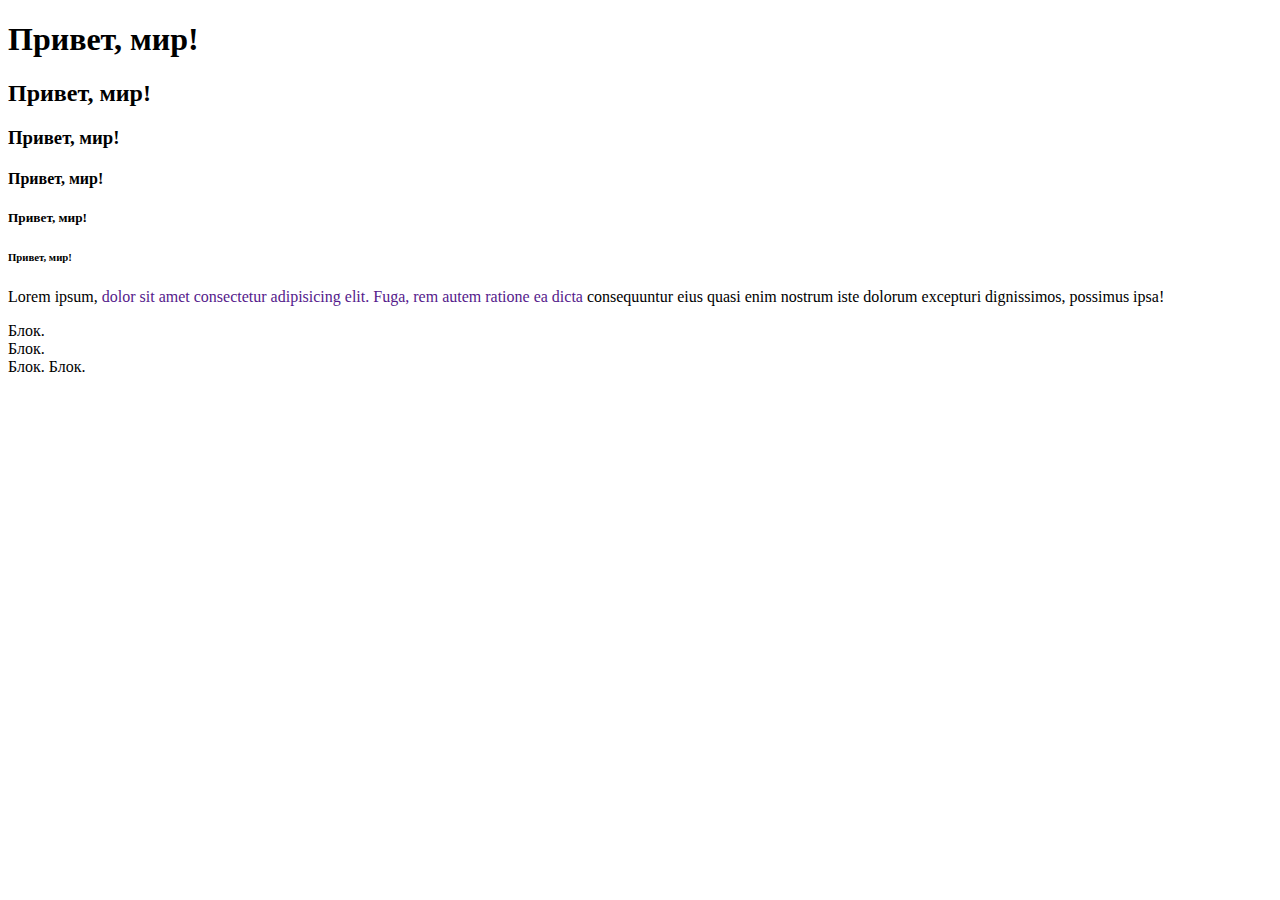
<file: site/index.html>
<!DOCTYPE html>
<html lang="en">
<head>
    <meta charset="UTF-8">
    <meta name="viewport" content="width=device-width, initial-scale=1.0">
    <link rel="stylesheet" href="main.css">
</head>
<body>
    <h1>Привет, мир!</h1>
    <h2>Привет, мир!</h2>
    <h3>Привет, мир!</h3>
    <h4>Привет, мир!</h4>
    <h5>Привет, мир!</h5>
    <h6>Привет, мир!</h6>
    
    <p>Lorem ipsum, <a href="">dolor sit amet consectetur adipisicing elit. Fuga, 
        rem autem ratione ea dicta</a> consequuntur eius quasi enim nostrum 
        iste dolorum excepturi dignissimos, possimus ipsa!</p>
    
    <div>Блок.</div>
    <div>Блок.</div>

    <span>Блок.</span>
    <span>Блок.</span>
</body>
</html>
</file>
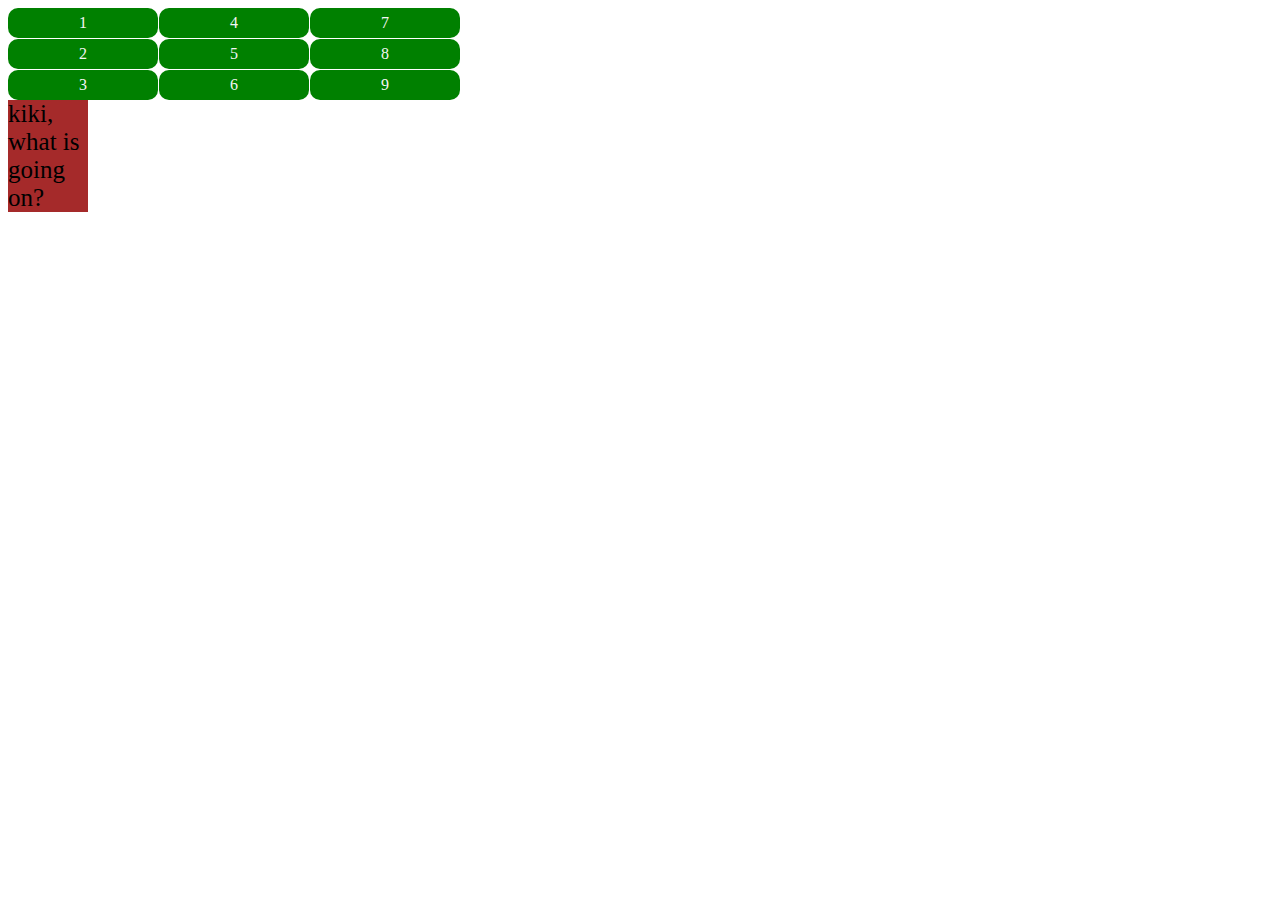
<file: site10/index.html>
<!DOCTYPE html>
<html lang="en">
<head>
    <meta charset="UTF-8">
    <meta name="viewport" content="width=device-width, initial-scale=1.0">
    <link rel="stylesheet" href="main.css">
</head>
<body>
    <div class="container">
        <div class="box">1</div>
        <div class="box">2</div>
        <div class="box">3</div>
        <div class="box">4</div>
        <div class="box">5</div>
        <div class="box">6</div>
        <div class="box">7</div>
        <div class="box">8</div>
        <div class="box">9</div>
    </div>
    <div class="text">kiki, what is going on?</div>
</body>
</html>
</file>
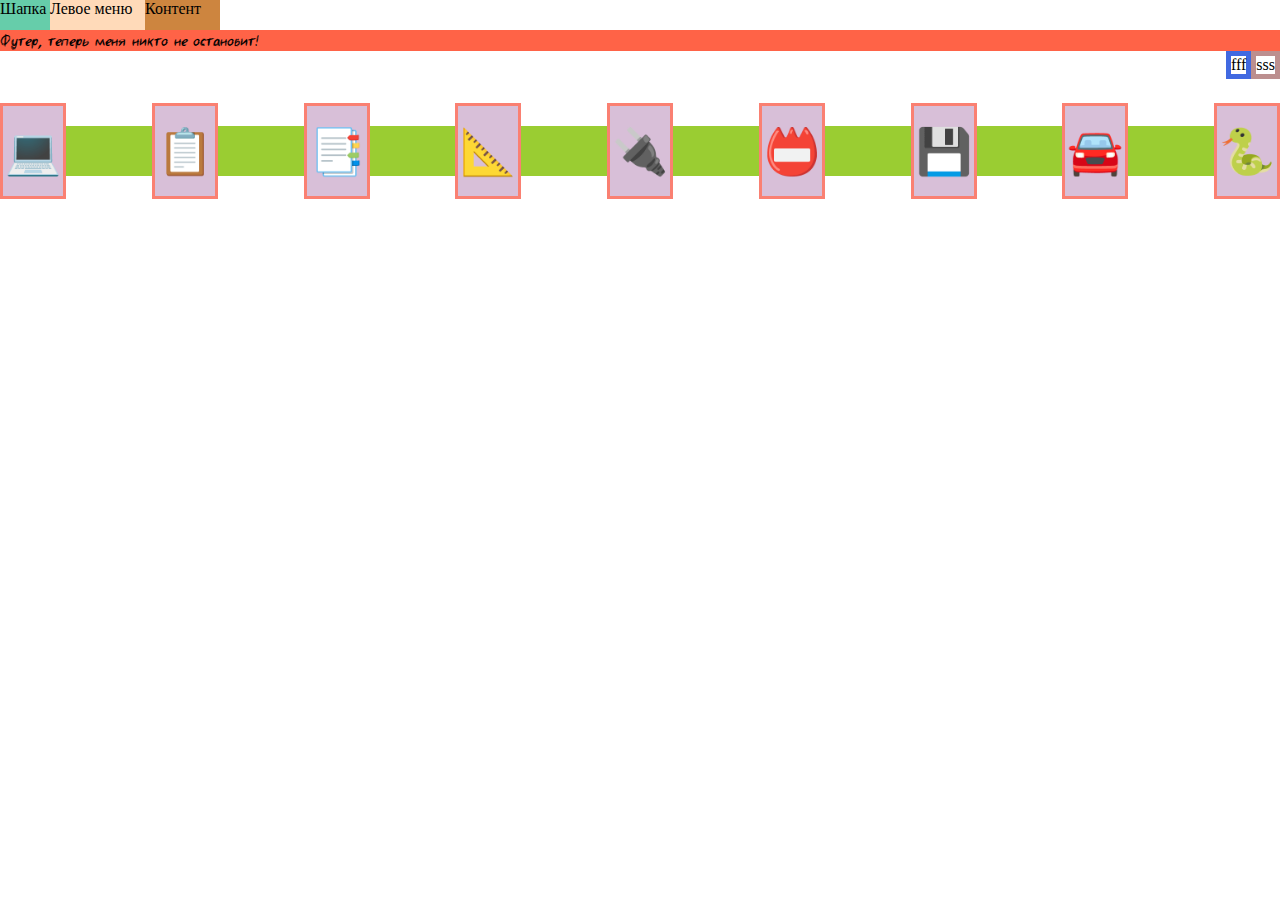
<file: site2/index.html>
<!DOCTYPE html>
<html lang="en">
<head>
    <meta charset="UTF-8">
    <meta name="viewport" content="width=device-width, initial-scale=1.0">
    <link rel="stylesheet" href="main.css">
    <title>Document</title>
</head>
<body>
    <!-- <button id="test">What do u mean!?</button> -->
    <header class="header">Шапка</header><!--
    --><aside class="aside">Левое меню</aside><!--
    --><main class="main">Контент</main>

    <footer class="footer">Футер, теперь меня никто не остановит!</footer>

    <div class="parent">
        <div class="first">fff</div>
        <div class="second">sss</div>
    </div>
    
    <footer class="nav-mini">
        <div>&#128187;</div><div>&#128203;</div><div>&#128209;</div><div>&#128208;</div><div>&#128268;</div><div>&#128219;</div><div>&#128190;</div><div>&#128664;</div><div>&#128013;</div>
    </footer>
    
</body>
</html>
</file>
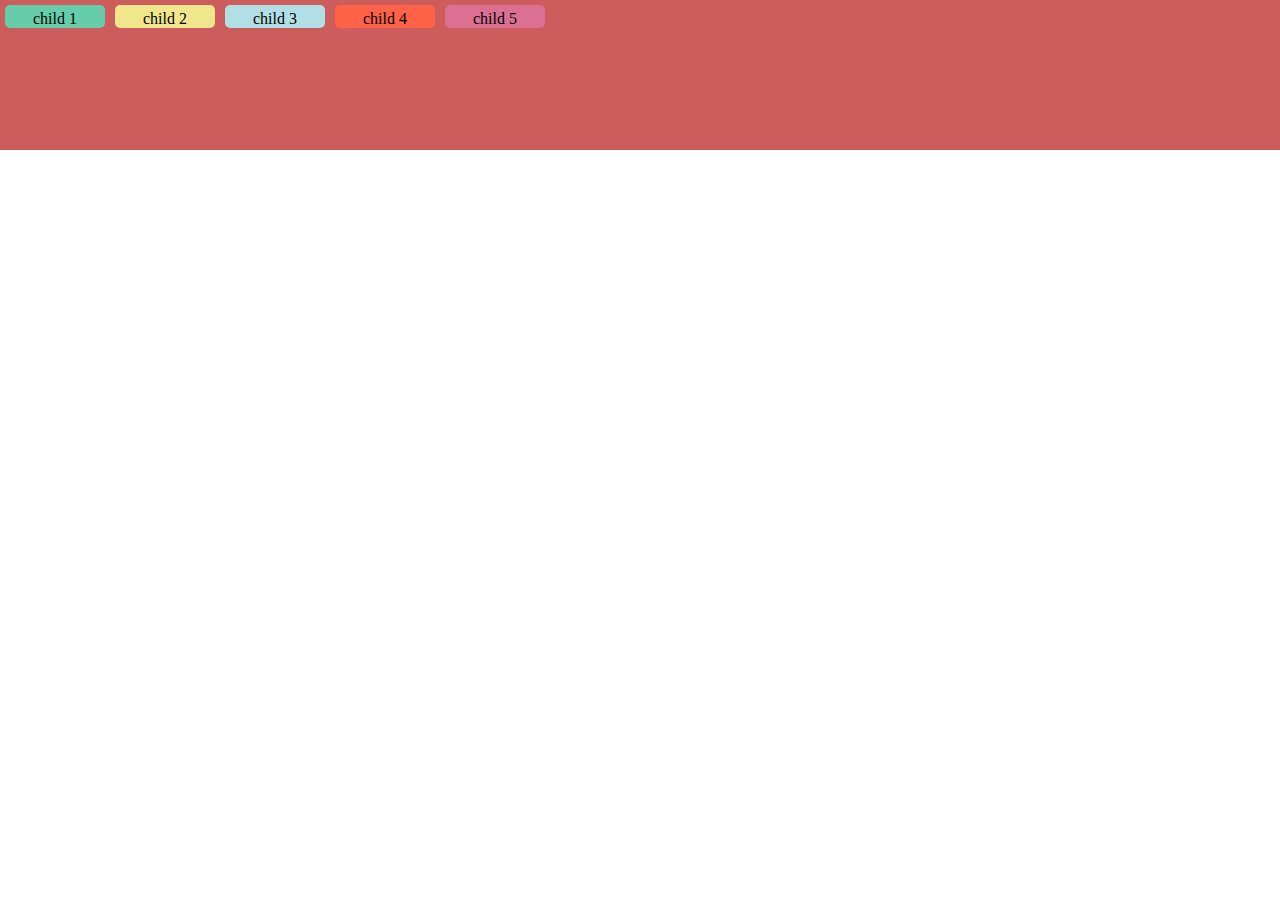
<file: site3/index.html>
<!DOCTYPE html>
<html lang="en">
<head>
    <meta charset="UTF-8">
    <meta name="viewport" content="width=device-width, initial-scale=1.0">
    <link rel="stylesheet" href="main.css">
    <title>Flexbox</title>
</head>
<body>
    <div class="main">
        <div class="child_1">child 1</div>
        <div class="child_2">child 2</div>
        <div class="child_3">child 3</div>
        <div class="child_4">child 4</div>
        <div class="child_5">child 5</div>
    </div>
</body>
</html>
</file>
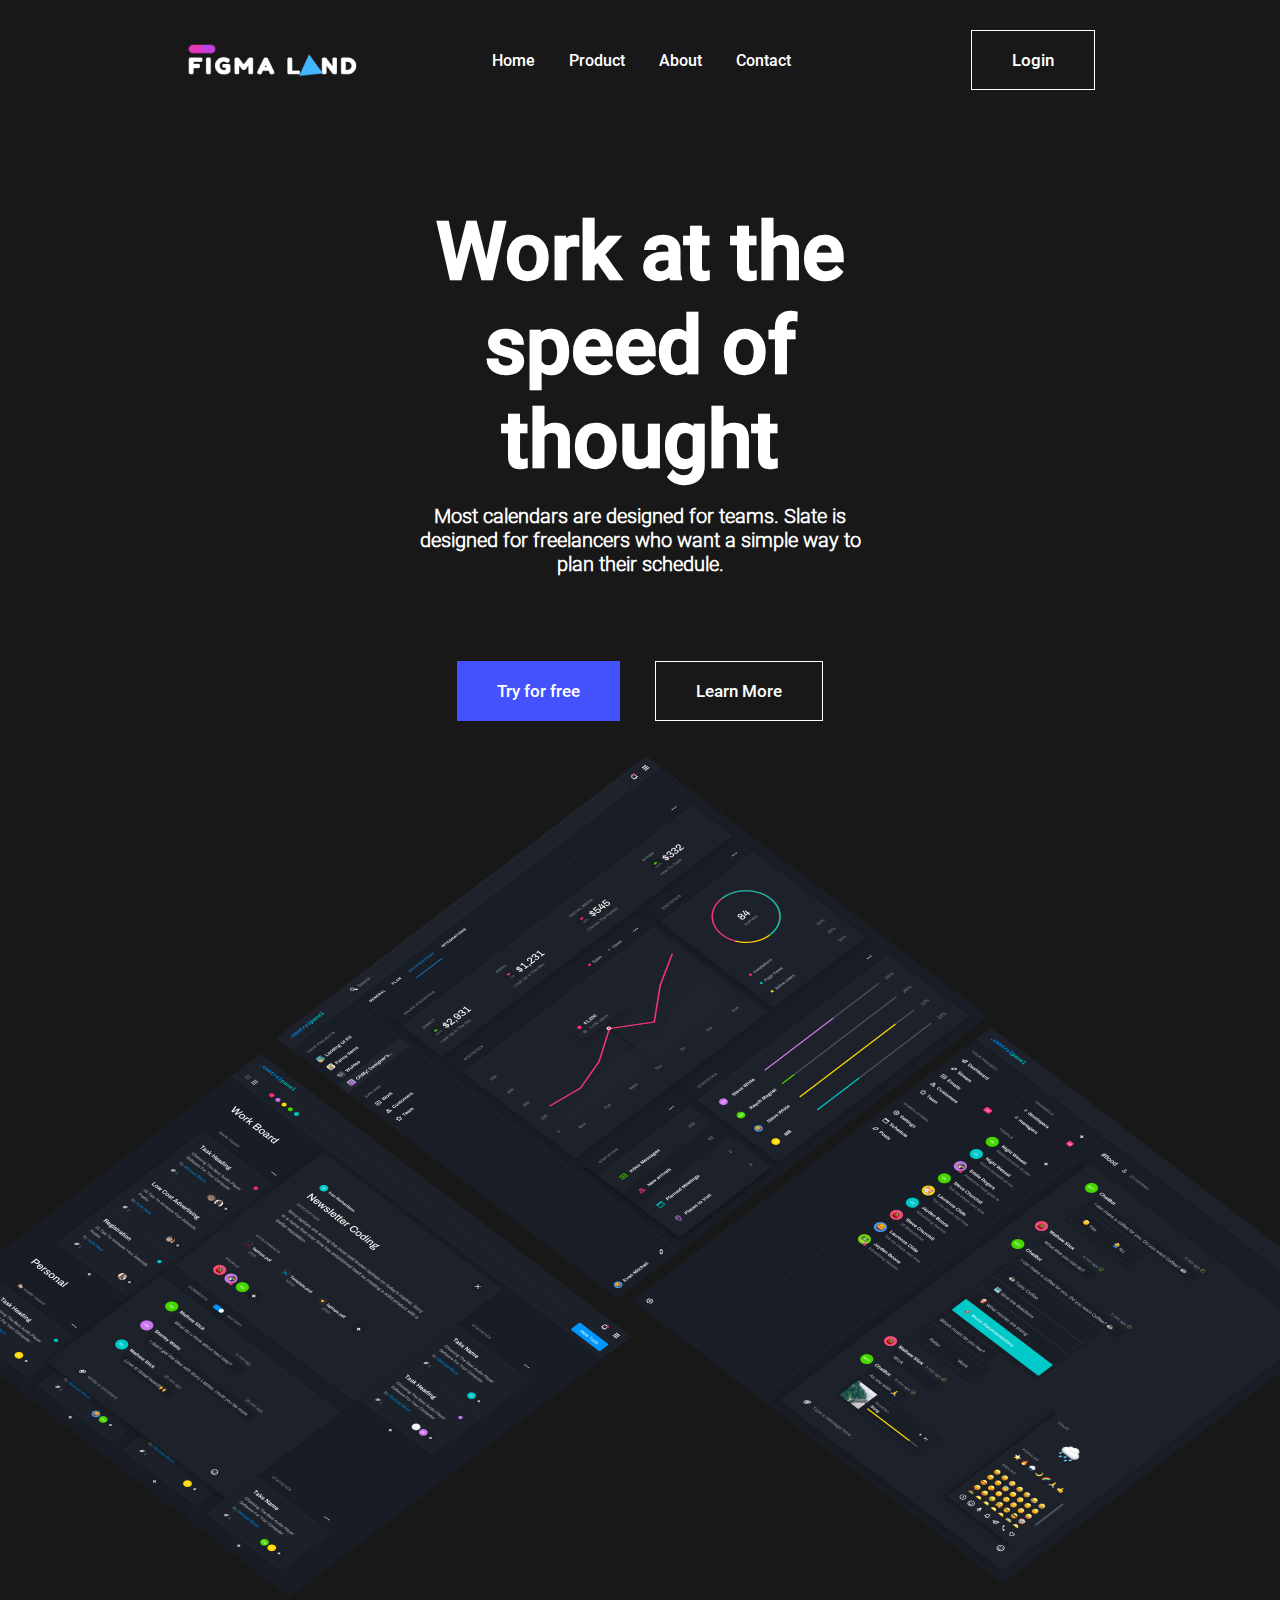
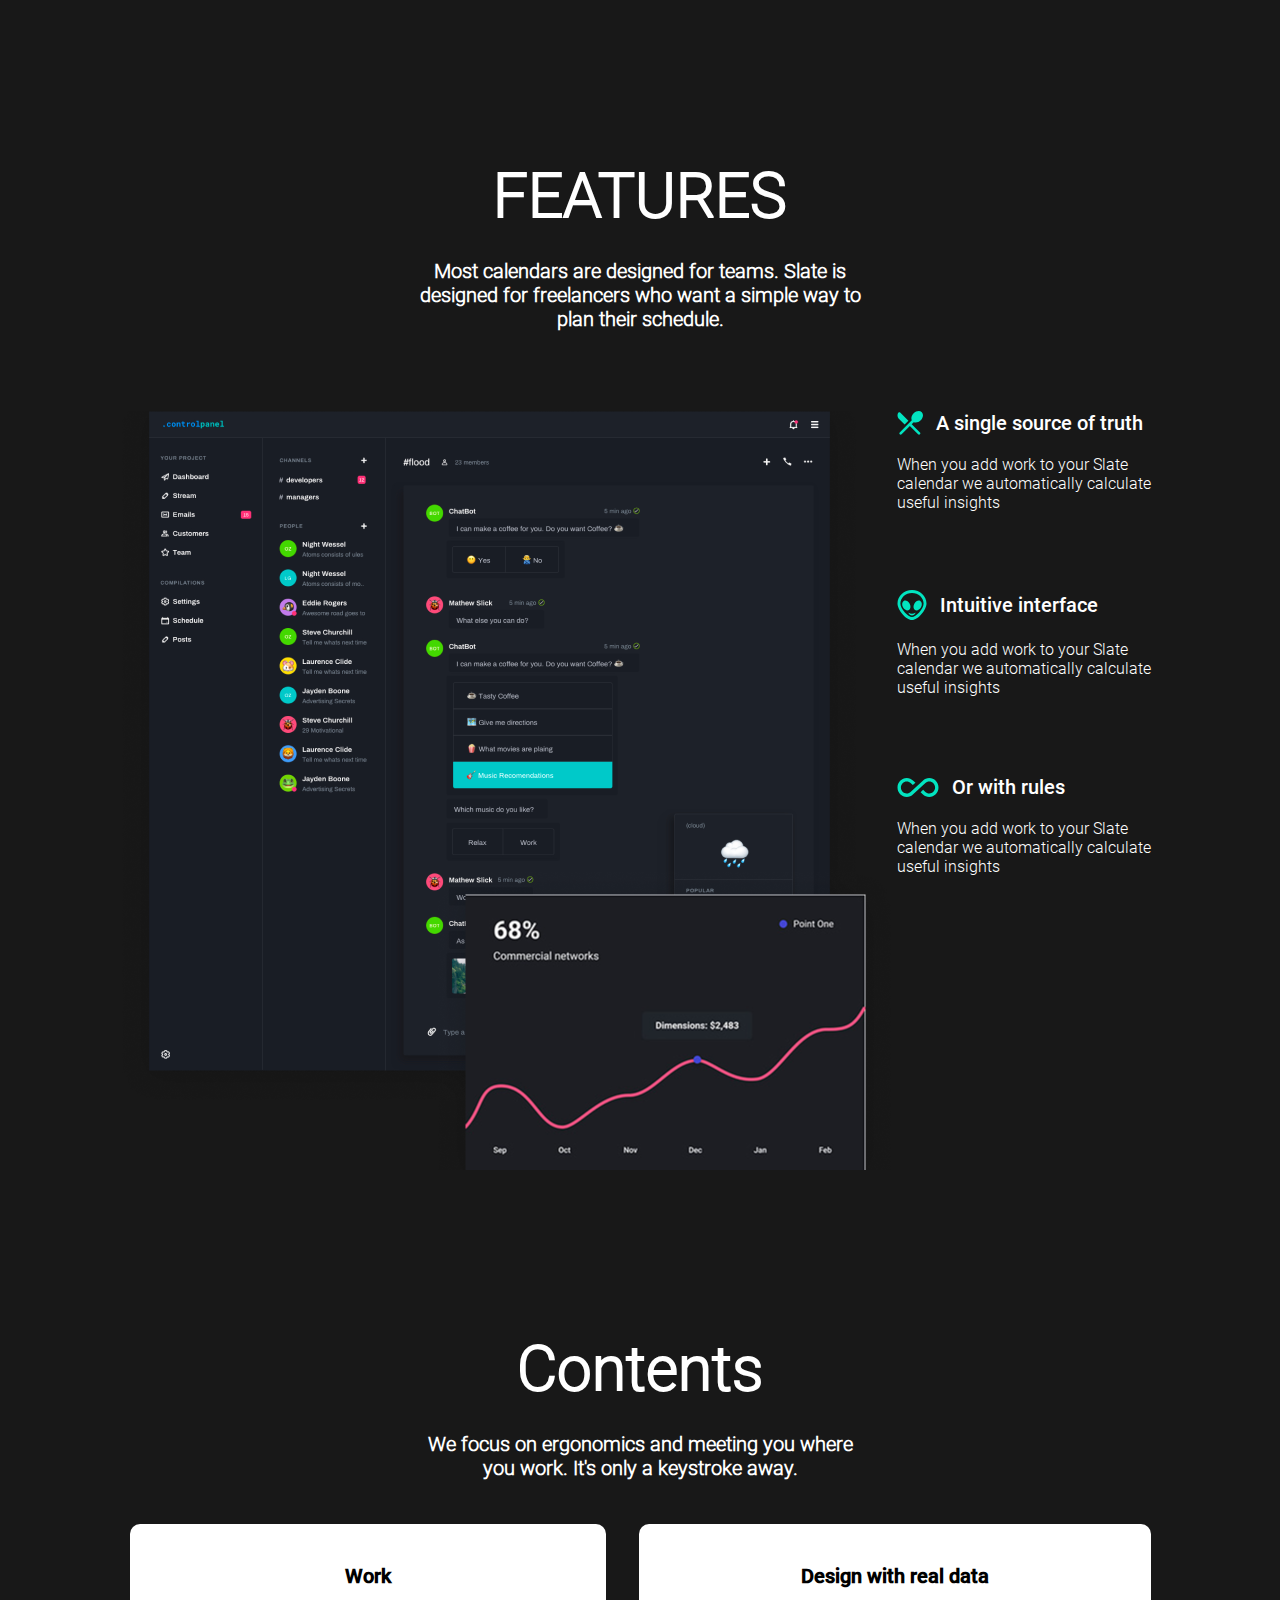
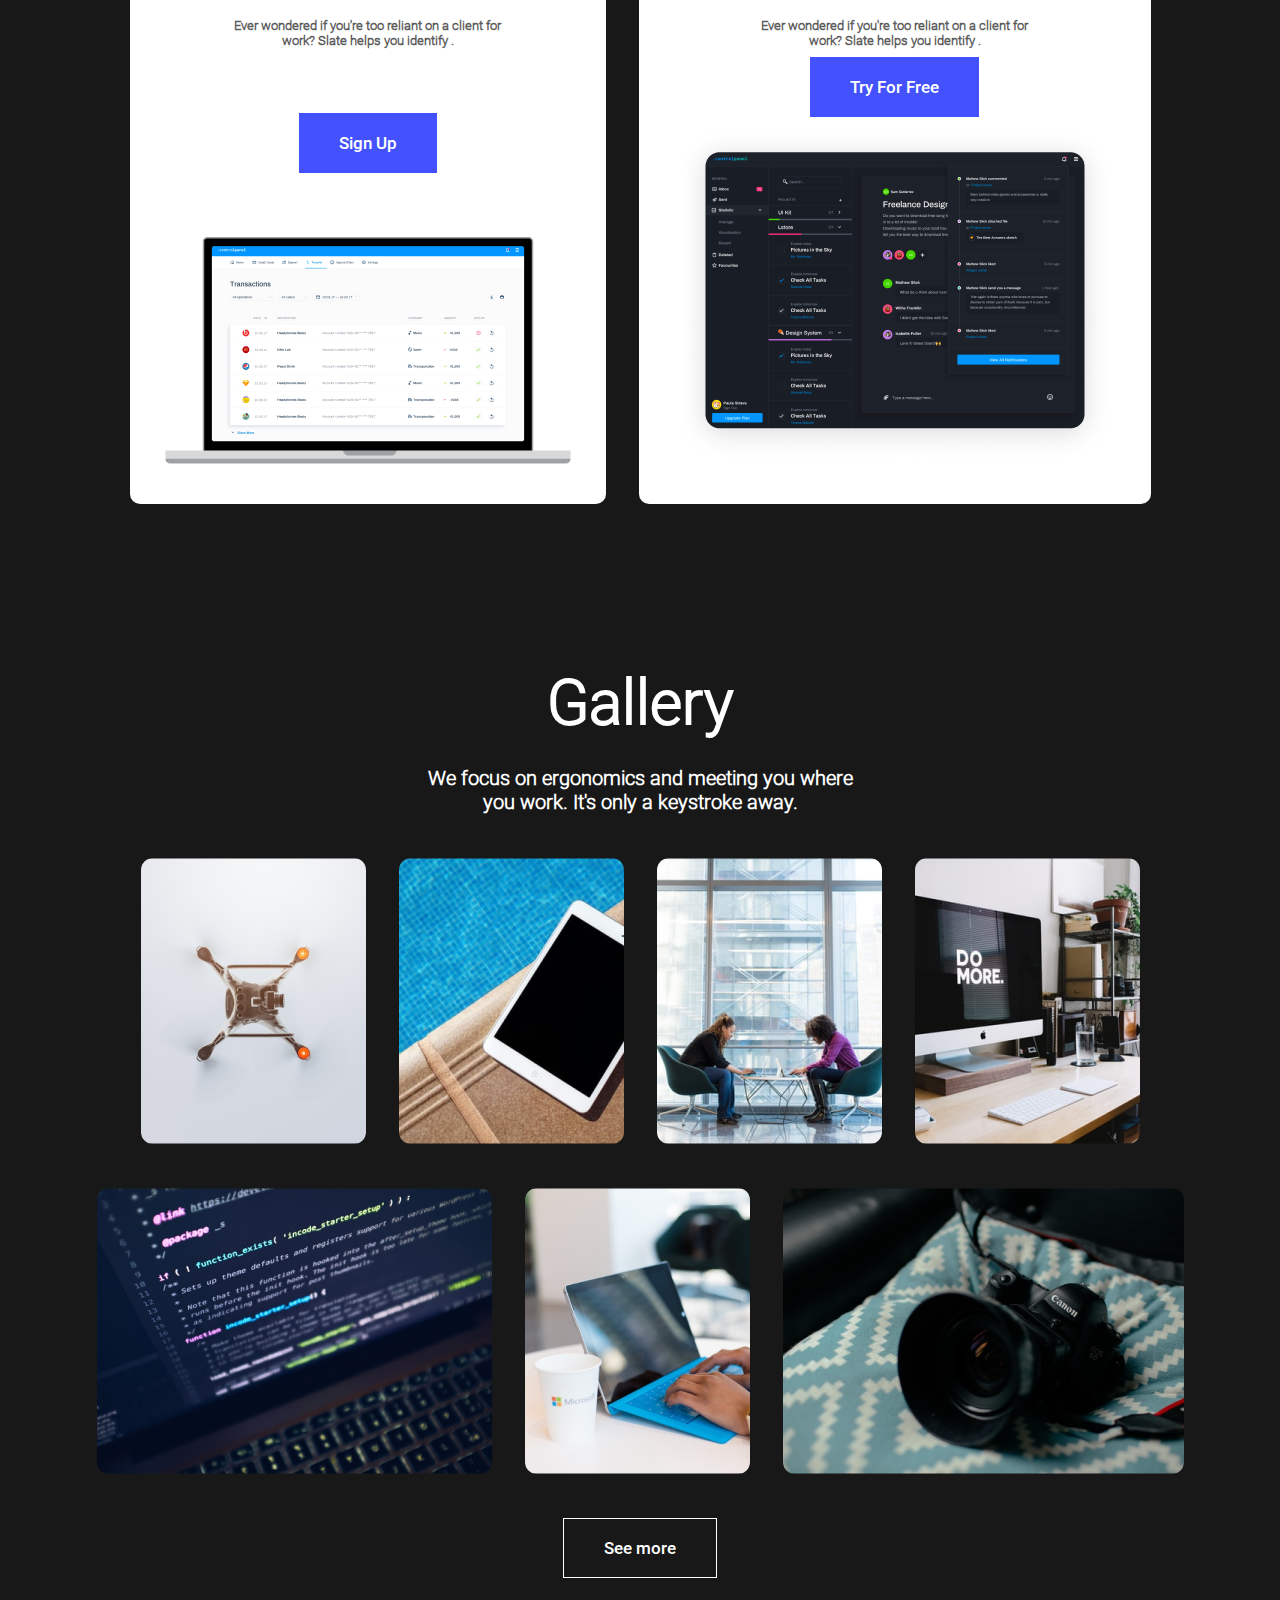
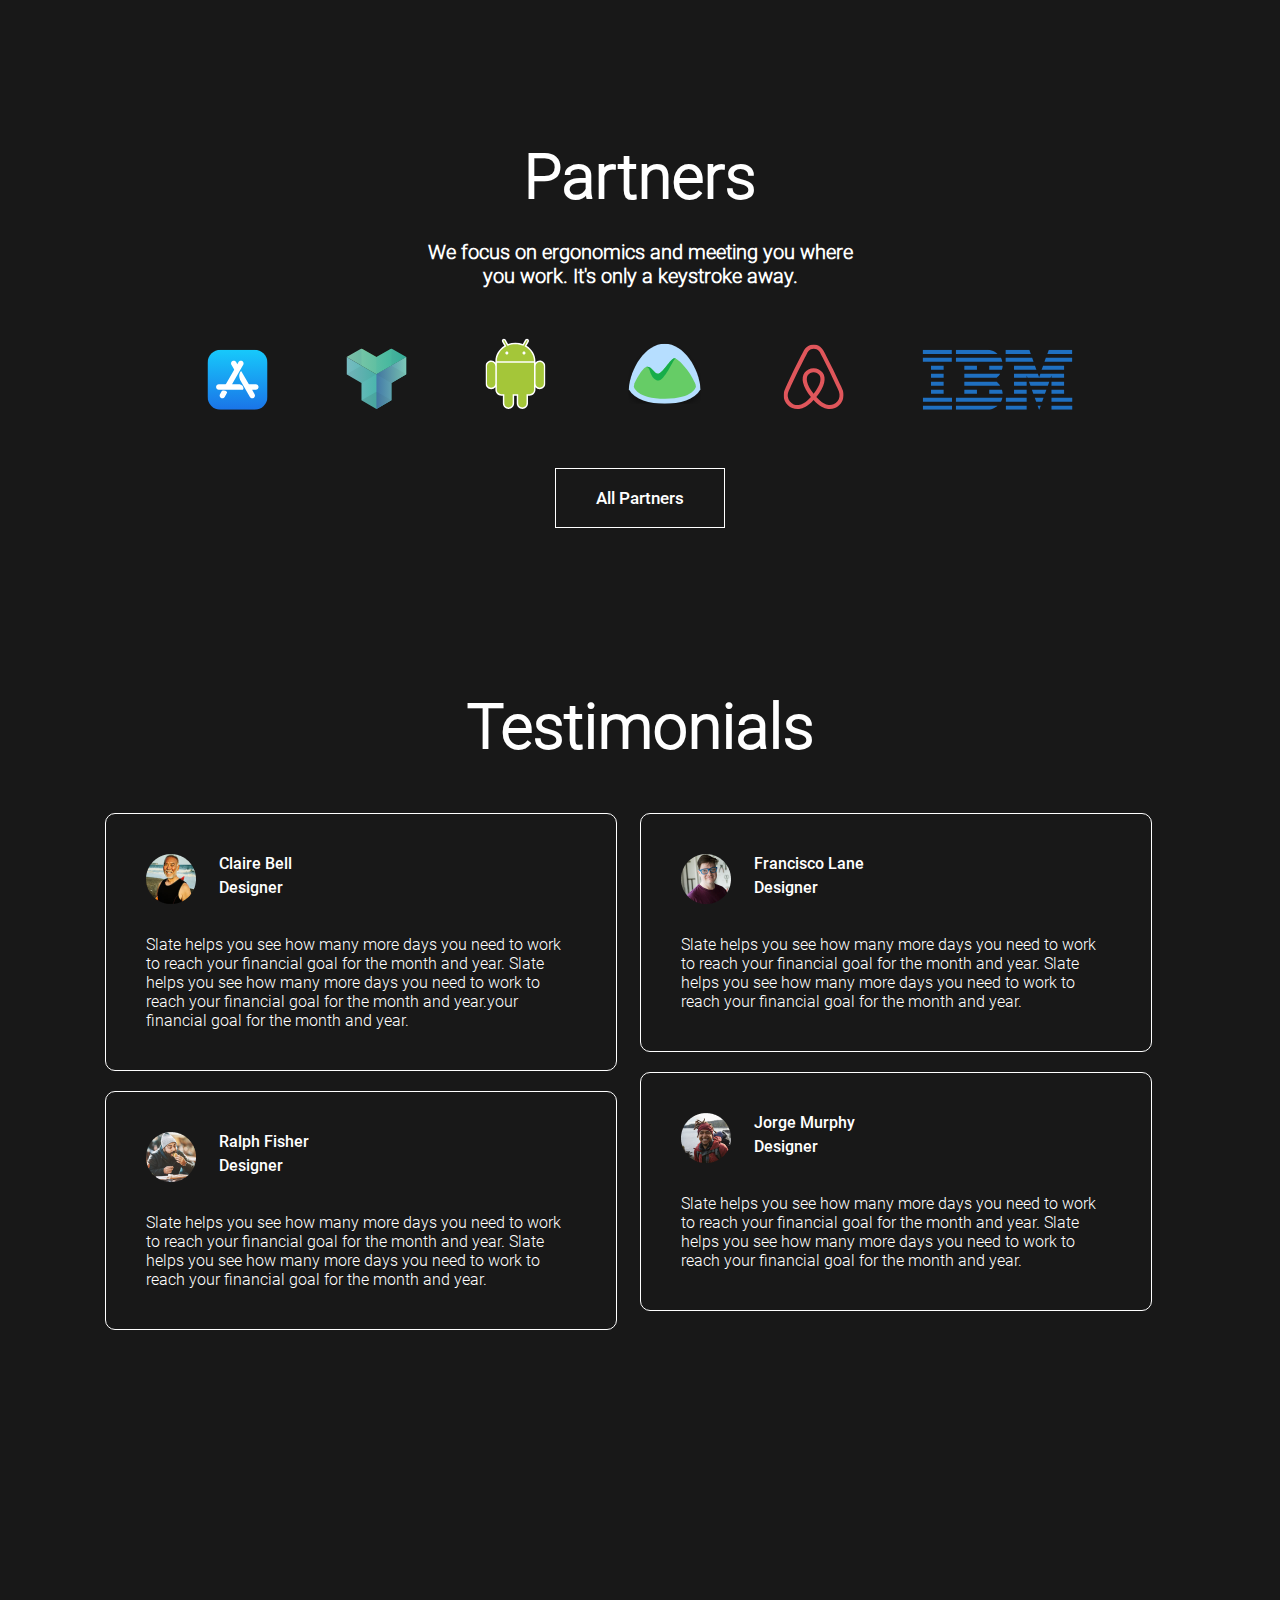
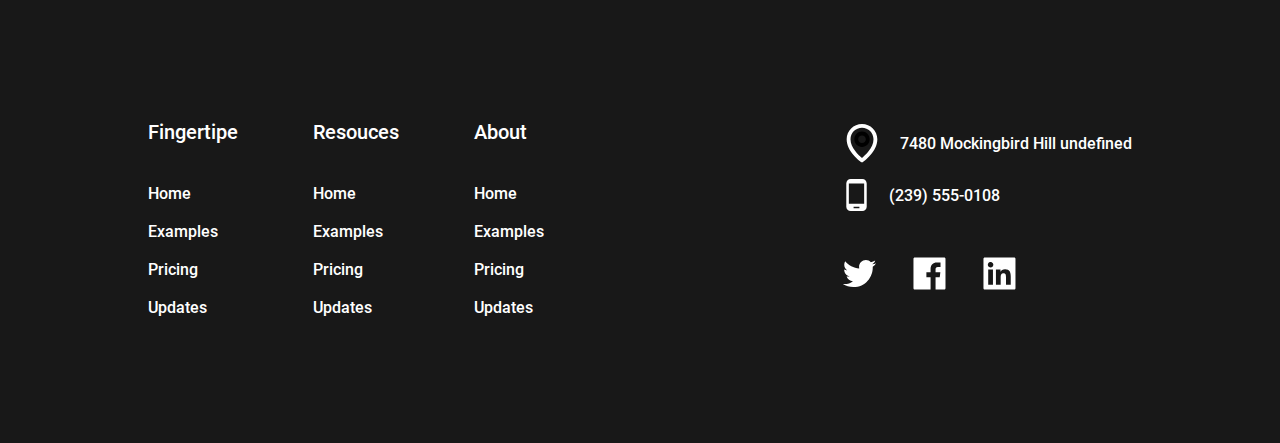
<file: site4-v1/index.html>
<!DOCTYPE html>
<html lang="en">
<head>
    <meta charset="UTF-8">
    <meta name="viewport" content="width=device-width, initial-scale=1.0">
    <title>Figma</title>
    <link rel="stylesheet" href="styles/fonts.css">
    <link rel="stylesheet" href="styles/header.css">
    <link rel="stylesheet" href="styles/buttons.css">
    <link rel="stylesheet" href="styles/main.css">
    <link rel="stylesheet" href="styles/footer.css">
</head>
<body>
    <header class="header">
        <section class="header__main">
            <img src="images/logo.png" alt="">

            <nav class="header__nav">
                <a href="#">Home</a>
                <a href="#">Product</a>
                <a href="#">About</a>
                <a href="#">Contact</a>
            </nav>

            <button class="secondary">Login</button>
        </section>

        <section class="header__texts">
            <h1 class="header__texts-title">
                Work at the speed of thought
            </h1>
            <h5 class="header__texts-subtitle">
                Most calendars are designed for teams. Slate is designed for freelancers who want a simple way to plan their schedule.
            </h5>
        </section>

        <section class="header__buttons">
            <button class="primary header_first-button">Try for free</button>
            <button class="secondary">Learn More</button>
        </section>

        <section class="header_image">
            <img src="images/screens.png">
        </section>
    </header>

    <main>
        <section class="main__features">
            <h1 class="main__title">FEATURES</h1>
            <h5 class="main__subtitle">
                Most calendars are designed for teams. 
                Slate is designed for 
                freelancers who want a simple way to plan their schedule.
            </h5>
            <div class="main__image">
                <img src="images/features.png">
                <ul>
                    <li>
                        <div class="main_li_header">
                            <img src="images/logos/features/1.svg">
                            <span>A single source of truth</span>
                        </div>

                        <div class="main_li_footer">
                            When you add work to your 
                            Slate calendar we automatically 
                            calculate useful insights 
                        </div>
                    </li>

                    <li>
                        <div class="main_li_header">
                            <img src="images/logos/features/2.svg">
                            <span>Intuitive interface</span>
                        </div>

                        <div class="main_li_footer">
                            When you add work to your 
                            Slate calendar we automatically 
                            calculate useful insights 
                        </div>
                    </li>

                    <li>
                        <div class="main_li_header">
                            <img src="images/logos/features/3.svg">
                            <span>Or with rules</span>
                        </div>
                        
                        <div class="main_li_footer">
                            When you add work to your 
                            Slate calendar we automatically 
                            calculate useful insights 
                        </div>
                    </li>
                </ul>
            </div>
        </section>

        <section class="main__content">
            <h1 class="main__title">Contents</h1>
            <h5 class="main__subtitle">
                We focus on ergonomics and meeting you where you work. It's only a keystroke away.
            </h5>

            <div class="main__cards">
                <div class="main__card first__card">
                    <div>
                        <h1>Work</h1>
                        <h5>
                            Ever wondered if you're too reliant on a client for work? Slate helps you identify .
                        </h5>
                    </div>
                    
                    <button class="primary">Sign Up</button>
                    <img src="images/MacbookPro.png">
                </div>
                <div class="main__card">
                    <div>
                        <h1>Design with real data</h1>
                        <h5>
                            Ever wondered if you're too reliant on a client for work? Slate helps you identify .
                        </h5>
                    </div>
                    
                    <button class="primary">Try For Free</button>
                    <img src="images/BoardsNotifications.png">
                </div>
            </div>
        </section>

        <section class="main__gallery">
            <h1 class="main__title">Gallery</h1>
            <h5 class="main__subtitle">
                We focus on ergonomics and meeting you where you work. 
                It's only a keystroke away.
            </h5>

            <div class="gallery__section">
                <div class="gallery__first_row">
                    <img src="images/gallery/1.png">
                    <img src="images/gallery/2.png">
                    <img src="images/gallery/3.png">
                    <img src="images/gallery/4.png">
                </div>
                
                <div class="gallery__second_row">
                    <img src="images/gallery/5.png">
                    <img src="images/gallery/6.png">
                    <img src="images/gallery/7.png">
                </div>
            </div>

            <button class="secondary">See more</button>
        </section>

        <section class="main__partners">
            <h1 class="main__title">Partners</h1>
            <h5 class="main__subtitle">
                We focus on ergonomics and meeting you where you work. 
                It's only a keystroke away.
            </h5>

            <div class="partners__images">
                <img src="images/logos/partners/apple-app-store.svg">
                <img src="images/logos/partners/apiary.svg">
                <img src="images/logos/partners/android-icon.svg">
                <img src="images/logos/partners/basecamp.svg">
                <img src="images/logos/partners/airbnb.svg">
                <img src="images/logos/partners/ibm.svg">
            </div>

            <button class="secondary">All Partners</button>
        </section>

        <section class="main__testimonials">
            <h1 class="main__title">Testimonials</h1>
            <div class="testimonials">
                <div class="testimonial">
                    <div class="testimonial__title">
                        <img src="images/users/1.png">
                        <div>
                            <div class="testimonial__name">Claire Bell</div>
                            <div class="testimonial__job">Designer</div>
                        </div>
                    </div>
                    <div class="testimonial__content">
                        Slate helps you see how many more days 
                        you need to work to reach your financial 
                        goal for the month and year. Slate helps 
                        you see how many more days 
                        you need to work to reach your financial 
                        goal for the month and year.your financial 
                        goal for the month and year.
                    </div>
                </div>

                <div class="testimonial">
                    <div class="testimonial__title">
                        <img src="images/users/2.png">
                        <div>
                            <div class="testimonial__name">Ralph Fisher</div>
                            <div class="testimonial__job">Designer</div>
                        </div>
                    </div>
                    <div class="testimonial__content">
                        Slate helps you see how many more days 
                        you need to work to reach your financial 
                        goal for the month and year. Slate helps 
                        you see how many more days 
                        you need to work to reach your financial 
                        goal for the month and year.
                    </div>
                </div>

                <div class="testimonial">
                    <div class="testimonial__title">
                        <img src="images/users/3.png">
                        <div>
                            <div class="testimonial__name">Francisco Lane</div>
                            <div class="testimonial__job">Designer</div>
                        </div>
                    </div>
                    <div class="testimonial__content">
                        Slate helps you see how many more days 
                        you need to work to reach your financial 
                        goal for the month and year. Slate helps 
                        you see how many more days 
                        you need to work to reach your financial 
                        goal for the month and year.
                    </div>
                </div>

                <div class="testimonial">
                    <div class="testimonial__title">
                        <img src="images/users/4.png">
                        <div>
                            <div class="testimonial__name">Jorge Murphy</div>
                            <div class="testimonial__job">Designer</div>
                        </div>
                    </div>
                    <div class="testimonial__content">
                        Slate helps you see how many more days 
                        you need to work to reach your financial 
                        goal for the month and year. Slate helps 
                        you see how many more days 
                        you need to work to reach your financial 
                        goal for the month and year.
                    </div>
                </div>
            </div>
        </section>
    </main>

    <footer class="footer">
        <div class="footer__links">
            <div class="links">
                <p class="link__title">Fingertipe</p>
                <a href="#">Home</a>
                <a href="#">Examples</a>
                <a href="#">Pricing</a>
                <a href="#">Updates</a>
            </div>
            <div class="links">
                <p class="link__title">Resouces</p>
                <a href="#">Home</a>
                <a href="#">Examples</a>
                <a href="#">Pricing</a>
                <a href="#">Updates</a>
            </div>
            <div class="links">
                <p class="link__title">About</p>
                <a href="#">Home</a>
                <a href="#">Examples</a>
                <a href="#">Pricing</a>
                <a href="#">Updates</a>
            </div>
        </div>
        <div class="footer__info">
            <div class="info__location">
                <img src="images/logos/footer/bx_bx-map.svg">7480 Mockingbird Hill undefined 
            </div>
            <div class="info__photo">
                <img src="images/logos/footer/ic_baseline-phone-android.svg">(239) 555-0108
            </div>
            <div class="info__logos">
                <a href="#"><img src="images/logos/footer/ant-design_twitter-outlined.svg"></a>
                <a href="#"><img src="images/logos/footer/ant-design_facebook-filled.svg"></a>
                <a href="#"><img src="images/logos/footer/ant-design_linkedin-filled.svg"></a>
            </div>
        </div>
        
    </footer>   
</body>
</html>
</file>
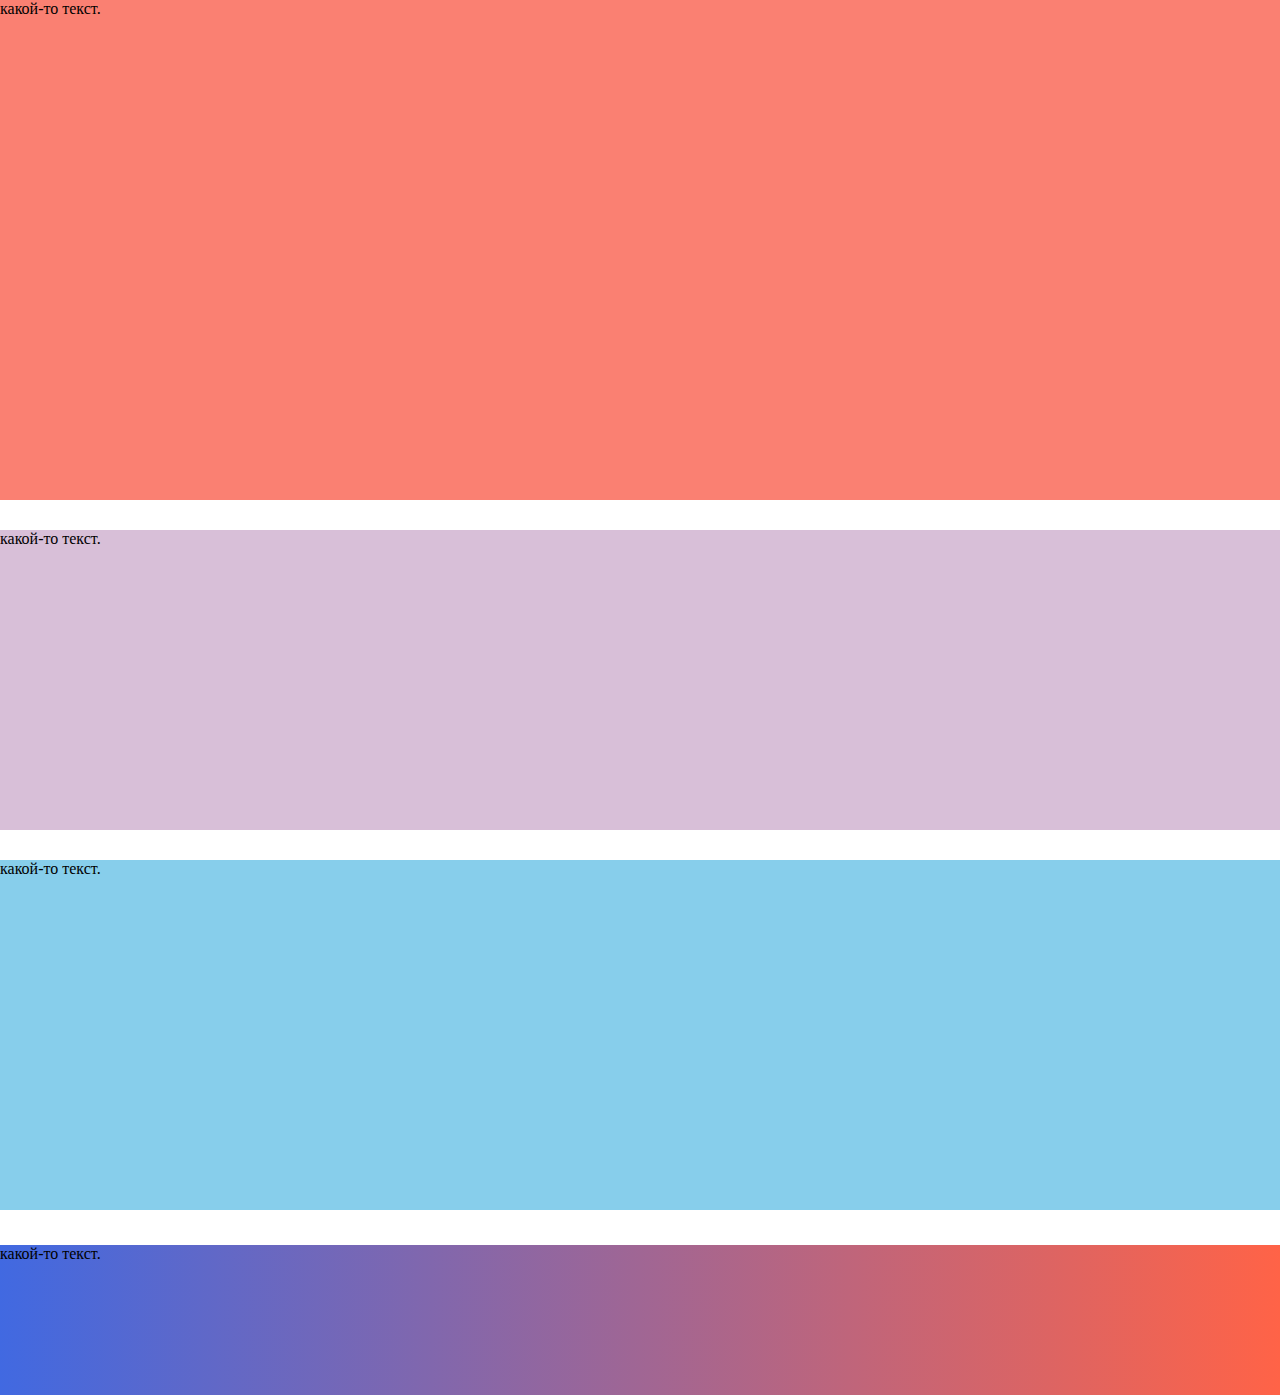
<file: site6/index.html>
<!DOCTYPE html>
<html lang="en">
<head>
    <meta charset="UTF-8">
    <meta name="viewport" content="width=device-width, initial-scale=1.0">
    <link rel="stylesheet" href="main.css">
</head>
<body>
    <div class="text">какой-то текст.</div>
    <div class="text2">какой-то текст.</div>
    <div class="text3">какой-то текст.</div>
    <div class="text4">какой-то текст.</div>
</body>
</html>
</file>
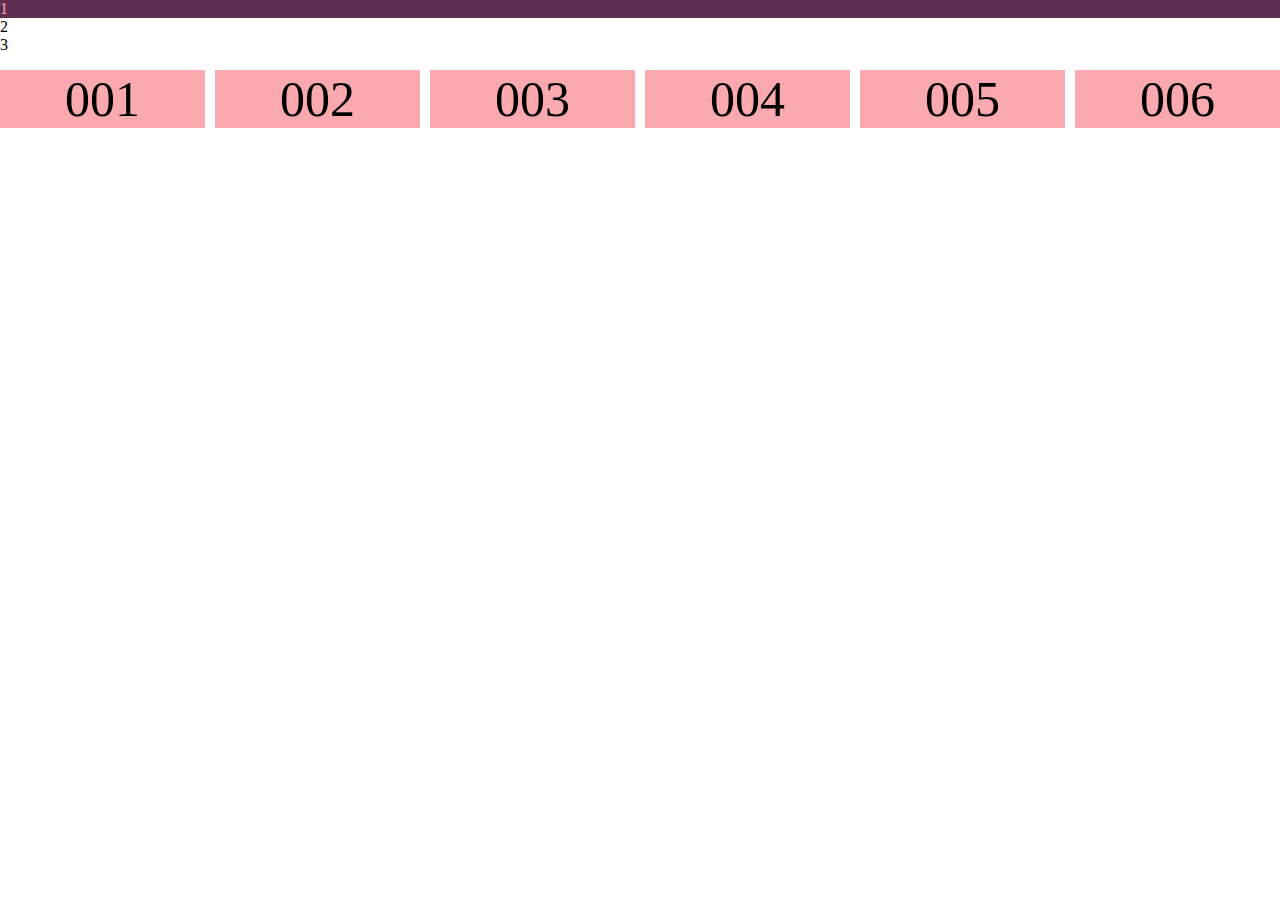
<file: site7/index.html>
<!DOCTYPE html>
<html lang="en">
<head>
    <meta charset="UTF-8">
    <meta name="viewport" content="width=device-width, initial-scale=1.0">
    <link rel="stylesheet" href="main.css">
</head>
<body>
    <div id="el1">1</div>
    <div id="el2">2</div>
    <div id="el3">3</div>
    <div>
        <ul class="list">
            <li>001</li>
            <li>002</li>
            <li>003</li>
            <li>004</li>
            <li>005</li>
            <li>006</li>
        </ul>
    </div>
</body>
</html>
</file>
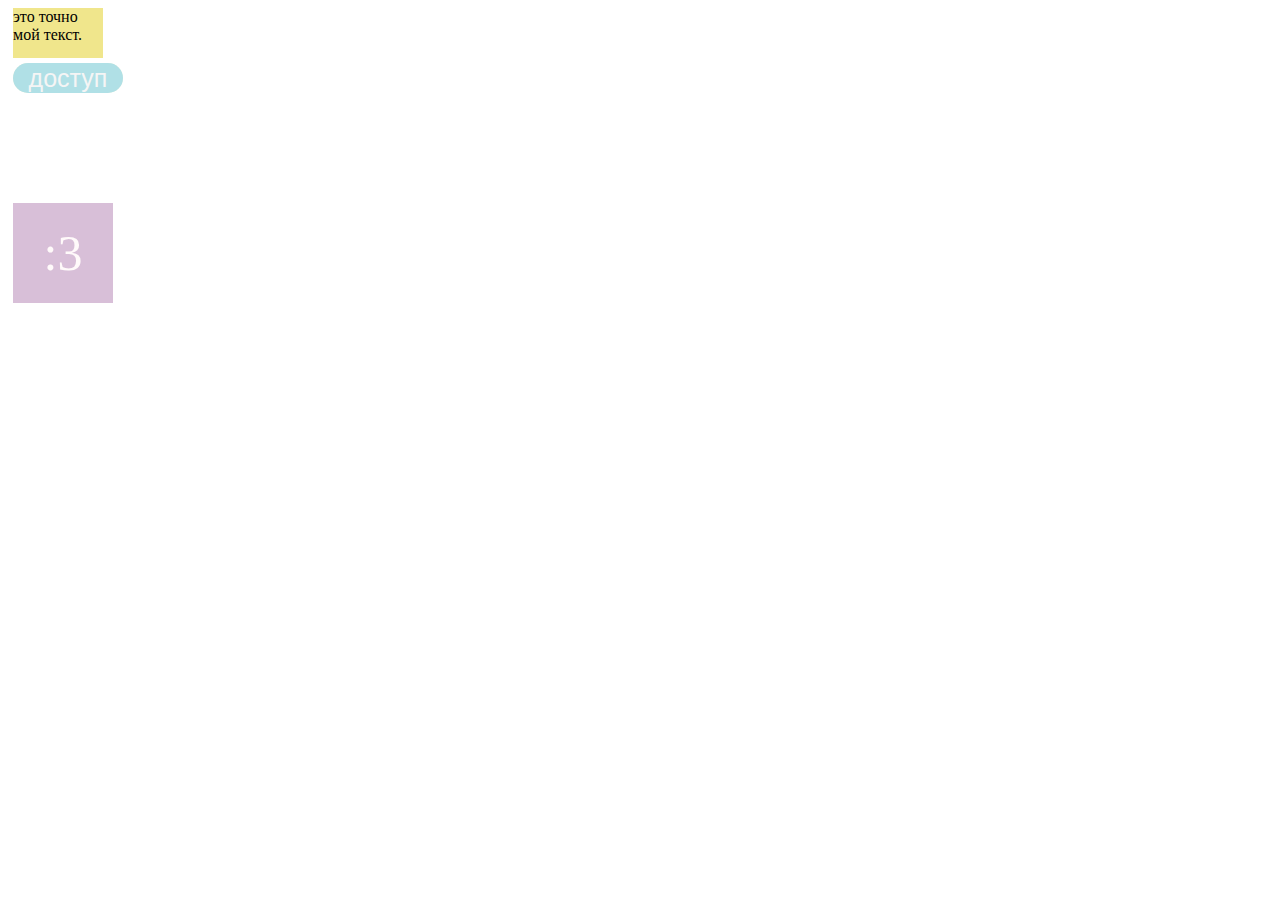
<file: site8/index.html>
<!DOCTYPE html>
<html lang="en">
<head>
    <meta charset="UTF-8">
    <meta name="viewport" content="width=device-width, initial-scale=1.0">
    <link rel="stylesheet" href="main.css">
</head>
<body>
    <div class="text">это точно мой текст.</div>
    <div class="container">
        <div><button class="text2">доступ</button></div>
    </div>
    <div class="image"></div>
    <div class="block">:3</div>
</body>
</html>
</file>
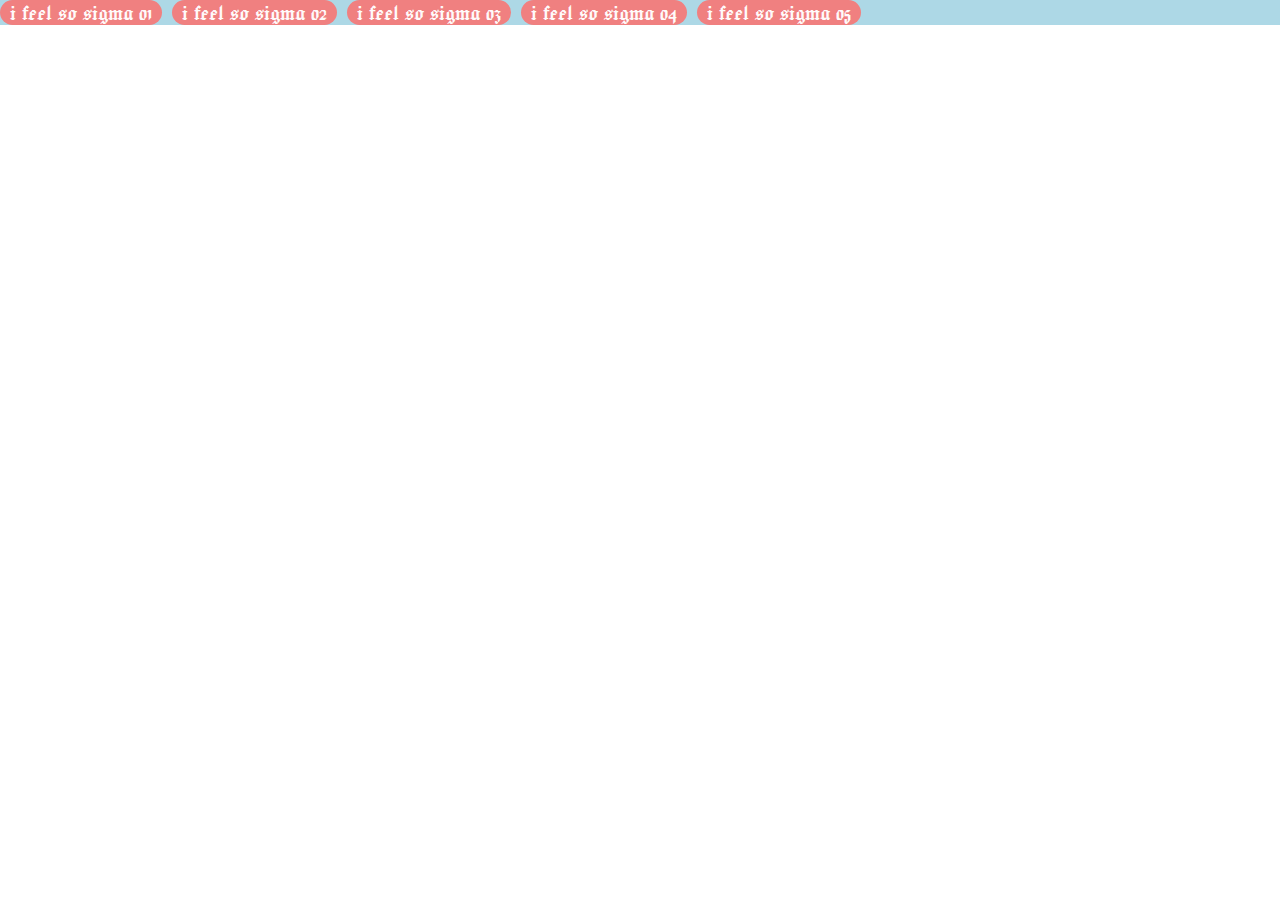
<file: site9/index.html>
<!DOCTYPE html>
<html lang="en">
<head>
    <meta charset="UTF-8">
    <meta name="viewport" content="width=device-width, initial-scale=1.0">
    <link rel="stylesheet" href="main.css">
</head>
<body>
    <section class="section">
        <div>i feel so sigma 01</div>
        <div>i feel so sigma 02</div>
        <div>i feel so sigma 03</div>
        <div>i feel so sigma 04</div>
        <div>i feel so sigma 05</div>
    </section>
</body>
</html>
</file>
<file: site/main.css>
a {
    text-decoration: none;
}
</file>
<file: site10/main.css>
.box {
    background: green;
    border-radius: 10px;
    color: whitesmoke;
    display: flex;
    justify-content: center;
    align-items: center;
}

.container {
    display: grid;
    grid-template-columns: repeat(3, 150px); 
    grid-template-rows: repeat(3, 30px);
    /* grid-template-rows: 30px 30px 30px 30px 30px 30px; */
    /* grid-auto-rows: 30px;
    grid-auto-columns: 30px; */
    grid-auto-flow: column;
    gap: 1px;
}

.text {
    width: 80px;
    background-color: brown;
    overflow-wrap: break-word;
    font-size: 25px;
}

/* .box:first-child {
    grid-row: 1/3;
    border-radius: 30px 10px;
}

.box:last-child {
    grid-column: 1/-1;
} */
</file>
<file: site2/main.css>
/* #test {
    outline: none;
}

#test:hover {
    background: gold;
}

#test:focus {
    background: mediumaquamarine;
} */

html {
    width: 100%;
    height: 100%;
}

body {
    margin: 0;
    width: 100%;
    height: 100%;
}

.header {
    background: mediumaquamarine;
    width: 50px;
    height: 30px;
    display: inline-block;
    margin: 0;
    padding: 0;
}

.aside {
    background: peachpuff;
    width: 95px;
    height: 30px;
    display: inline-block;
    margin: 0;
    padding: 0;
}

.main {
    background: peru;
    width: 75px;
    height: 30px;
    display: inline-block;
    margin: 0;
    padding: 0;
}

.footer {
    background: tomato;
    font-family: "Beer Money";
}

@font-face {
    font-family: "Beer Money";
    src: url("beer\ money.ttf");
}

.first {
    border: 5px solid royalblue;
    /* margin: 5px;
    padding: 5px; */
}

.second {
    border: 5px solid rosybrown;
    /* margin: 5px 15px;
    padding: 5px 10px; */
}

.parent {
    display: flex;
    width: 100%;
    height: 75px;
    justify-content: flex-end;
    align-items: start;
}

.nav-mini {
    align-items:center;
    background: yellowgreen;
    display: flex;
    justify-content: space-between;
    height: 50px;
}

.nav-mini div {
    background: thistle;
    border: solid salmon;
    height: 90px;
    width: 60px;
    display: flex;
    justify-content: center;
    align-items: center;
    text-align: center;
    color: crimson;
    font-size: 45px;
}
</file>
<file: site3/main.css>
body {
    margin: 0px;
}

.main {
    background: indianred;
    width: 100%;
    height: 150px;
    display: flex;
    align-items: flex-start;
    align-content: flex-start;
}

.main div {
    text-align: center;
    margin: 5px;
    padding-top: 5px;
    width: 100px;
    border-radius: 5px;
    flex-shrink: 0;
}

.child_1 {
    background: mediumaquamarine;
}

.child_2 {
    background: khaki;
}

.child_3 {
    background: powderblue;
}

.child_4 {
    background: tomato;
}

.child_5 {
    background: palevioletred;
}
</file>
<file: site4-v1/styles/fonts.css>
@font-face {
    font-family: RobotoB;
    src: url("../fonts/Roboto-Bold.ttf");
}
@font-face {
    font-family: RobotoM;
    src: url("../fonts/Roboto-Medium.ttf");
}
@font-face {
    font-family: RobotoL;
    src: url("../fonts/Roboto-Light.ttf");
}
@font-face {
    font-family: RobotoT;
    src: url("../fonts/Roboto-Thin.ttf");
}
@font-face {
    font-family: Beermoney;
    src: url("../fonts/Beermoney.ttf");
}
</file>
<file: site4-v1/styles/header.css>
body {
    margin: 0;
    background: #181818;
}

.header__main {
    display: flex;
    justify-content: center;
    align-items: center;
    height: 120px;
}

.header__nav {
    margin-left: 120px;
    margin-right: 180px;
}

.header__nav a {
    font-family: RobotoM, sans-serif;
    color: white;
    text-decoration: none;
    margin-right: 30px;
}

.header__nav a:last-child {
    margin-right: 0;
}

.header__nav a:hover {
    color: gray;
}

.header__texts {
    display: flex;
    flex-direction: column;
    align-items: center;
    padding-top: 50px;
    padding-bottom: 50px;
    margin-top: 35px;
}

.header__texts-title,
.header__texts-subtitle {
    width: 35%;
    color: white;
    margin: 0;
    text-align: center;
}

.header__texts-title {
    font-size: 80px;
    font-family: RobotoM, sans-serif;
}

.header__texts-subtitle {
    margin-top: 17px;
    font-size: 20px;
    font-family: RobotoL, sans-serif;
}

.header__buttons {
    display: flex;
    justify-content: center;
    margin-top: 35px;
}

.header_first-button {
    margin-right: 35px;
}

.header_image {
    margin-top: 35px;
    display: flex;
    justify-content: center;
}
</file>
<file: site4-v1/styles/buttons.css>
.primary,
.secondary {
    color: white;
    font-family: RobotoM, sans-serif;
    font-size: 17px;
    cursor: pointer;
}

.primary {
    background: #4452FE;
    border: none;
    padding: 20px 40px;
}

.primary:hover {
    background: #1722ad;
}

.secondary {
    border: 1px solid white;
    background: transparent;
    padding: 19px 40px;
}

.secondary:hover {
    color: gray;
    border-color: gray;
}
</file>
<file: site4-v1/styles/main.css>
/* Features */

.main__features,
.main__content,
.main__gallery,
.main__partners,
.main__testimonials {
    color: white;
    display: flex;
    flex-direction: column;
    align-items: center;
}

.main__title,
.main__subtitle {
    margin-bottom: 0;
    font-family: RobotoL;
}

.main__title {
    margin-top: 162px;
    font-size: 62px;
}

.main__subtitle {
    width: 35%;
    text-align: center;
    font-size: 20px;
    margin-top: 27px;
}

.main__image {
    margin-top: 80px;
    display: flex;
}

.main__image ul{
    padding: 0;
    margin-top: 0;  
}

.main__image ul li {
    list-style-type: none;
    margin-top: 35px;
}

.main__image ul li:first-child {
    margin-top: 0;
}

.main_li_header {
    display: flex;
    align-items: center;
    font-size: 20px;
    font-family: RobotoM;
}

.main_li_header img {
    margin-right: 13px;
}

.main_li_footer {
    width: 270px;
    height: 100px;
    display: inline-block;
    margin-top: 20px;
    font-family: RobotoL;
}

/* Contents */

.main__cards {
    margin-top: 44px;
    display: flex;
    justify-content: center;
}

.main__card {
    display: flex;
    flex-direction: column;
    align-items: center;
    justify-content: space-between;
    background: white;
    border-radius: 10px;
    padding: 40px 35px;
    height: 500px;
}

.main__card h1 {
    margin: 0;
    color: black;
    font-size: 20px;
    font-family: RobotoM;
    text-align: center;
}

.main__card h5 {
    margin: 0;
    margin-top: 30px;
    color: #5C5C5C;
    font-family: RobotoL;
    text-align: center;
    width: 270px;
}

.first__card {
    margin-right: 33px;
}

/* Gallery */

.gallery__section img {
    border-radius: 12px;
    margin-right: 33px;
}

.gallery__section img:last-child {
    margin-right: 0;
}

.gallery__first_row,
.gallery__second_row {
    display: flex;
    align-items: center;
    justify-content: center;
    margin-top: 44px;
}

.gallery__second_row {
    margin-bottom: 44px;
}

/* Partners */

.partners__images img {
    margin-right: 74px;
    margin-bottom: 54px;
    margin-top: 50px;
}

.partners__images img:last-child {
    margin-right: 0;
}

/* Testimonials */

.testimonials {
    margin-top: 50px;
    height: 650px;
    display: flex;
    flex-direction: column;
    flex-wrap: wrap;
    align-items: center;
    align-content: center;
}

.testimonial {
    margin-bottom: 20px;
    margin-right: 23px;
    border: 1px solid white;
    border-radius: 10px;
    padding: 40px;
    width: 430px;
}

.testimonial__title {
    display: flex;
    margin-bottom: 30px;
}

.testimonial__title img {
    margin-right: 23px;
}

.testimonial__name,
.testimonial__job {
    font-family: RobotoM;
}

.testimonial__job {
    margin-top: 5px;
}

.testimonial__content {
    font-family: RobotoL;
}
</file>
<file: site4-v1/styles/footer.css>
.footer {
    display: flex;
    margin-top: 150px;
    padding-top: 107px;
    padding-bottom: 107px;
    justify-content: space-around;
}

.footer__links {
    display: flex;
}

.footer__links > div:last-child {
    margin-right: 0;
}

.links {
    display: flex;
    flex-direction: column;
    margin-right: 75px;
}

.link__title {
    font-size: 20px;
    font-family: RobotoM;
    color: white;
    margin-bottom: 40px;
    margin-top: 0;
}

.links a {
    text-decoration: none;
    font-family: RobotoM;
    color: white;
    margin-bottom: 19px;
}

.links a:hover {
    color: gray;
}

.info__logos a {
    text-decoration: none;
    margin-right: 24px;
}

.info__logos {
    margin-top: 40px;
}

.info__location, .info__photo {
    display: flex;
    align-items: center;
    font-family: RobotoM;
    color: white;
}

.info__location img,
.info__photo img {
    margin-right: 15px;
}

.info__photo {
    margin-top: 10px;
}
</file>
<file: site6/main.css>
body {
    margin: 0;
}

.text {
    height: 500px;
    background:salmon;
    /* background: peachpuff; */
    background-image: url('https://media.tenor.com/VWajfOAwfqUAAAAi/anime-anime-girl-dance.gif');
    background-repeat: repeat;
    background-attachment: fixed;
}

.text2 {
    margin-top: 30px;
    margin-bottom: 30px;
    height: 300px;
    background: thistle;
    background-image: url('https://media.tenor.com/VWajfOAwfqUAAAAi/anime-anime-girl-dance.gif');
    background-repeat: space;
}

.text3 {
    height: 350px;
    background: skyblue;
    background-image: url('https://media.tenor.com/VWajfOAwfqUAAAAi/anime-anime-girl-dance.gif');
    background-repeat: no-repeat;
    background-position: center;
    background-size: 55%;
    margin-bottom: 35px;
}

.text4 {
    height: 150px;
    background: linear-gradient(to left, tomato, royalblue);
}
</file>
<file: site7/main.css>
body {
    margin: 0;
}

:root {
    --color1: #5e2f50;
    --color2: #faaaaf;
}

#el1 {
    background: var(--color1);
    color: var(--color2);
}

#el2 {
}

#el2 {
}

.list {
    list-style: none;
    display: flex;
    gap: 10px;
    padding: 0;
    justify-content: space-around;
}

.list li {
    font-size: 50px;
    background: var(--color2);
    text-align: center;
    width: 250px;
}

@media print {
    .list li {
        font-family: Impact;
        background: var(--color1);
    }
}

@media (max-width: 900px) or (orientation: portrait) {
    body {
        margin: 50px;
    }

    .list {
        flex-direction: column;
        align-items: center;
    }
}
</file>
<file: site8/main.css>
div {
    margin: 5px;
}

.text {
    background: khaki;
    width: 90px;
    height: 50px;
    transition: .5s linear;
}

.text:hover {
    background: rosybrown;
    height: 20px;
    width: 150px;
}

.container {
    align-items: center;
    justify-items: center;
    background-color: beige;
    border-radius: 50px;
    width: 110px;
}

.text2 {
    background: powderblue;
    width: 110px;
    height: 30px;
    text-align: center;
    color: whitesmoke;
    font-size: 25px;
    border-radius: 15px;
    transform-origin: center;
    transition: .5s ease;
    border: none;
}

.text2:focus {
    background: mediumseagreen;
    color: transparent;
    overflow: hidden;
    width: 30px;
    height: 30px;
}

.image {
    background: coral;
    height: 100px;
    width: 100px;
    background: url('https://media.tenor.com/pXmDXN3pwPwAAAAi/esiledoodles-esiledoodles-cora.gif');
    background-repeat: no-repeat;
    background-size: contain;
    animation-name: run;
    animation-duration: 2s;
    animation-timing-function: linear;
    animation-direction: alternate;
    /* animation-direction: normal; */
    animation-iteration-count: infinite;
    transform-origin: center;
}

@keyframes run {
    0% {
        margin-left: 0;
        border: 1px solid tomato;
        border-radius: 30px;
    }
    25% {transform: rotate(15deg);}
    50% {transform: rotate(0);}
    75% {transform: rotate(-15deg);}
    100% {
        margin-left: 100px;
        border: 5px solid tomato;
        transform: rotate(0);
        border-radius: 60px;
    }
}

.block {
    height: 100px;
    width: 100px;
    background: thistle;
    font-size: 50px;
    color: snow;
    align-items: center;
    justify-content: center;
    display: flex;
    font-family:fantasy;
    animation: what 2s linear alternate infinite;
    transform-origin: center;
}

@keyframes what {
    0% {
        transform: scale(-1);
    }
    100% {
        /* transform: rotate(360deg); */
        /* transform: skew(20deg, 50deg); */
        /* transform: translateX(100px); */
        transform: rotate(360deg) translateY(100px) scale(.25);
    }
}
</file>
<file: site9/main.css>
/* @font-face {
    font-family: MyFont;
    src: url();
} */

@import url('https://fonts.googleapis.com/css2?family=Jacquard+24');

body {
    margin: 0;
}

.section {
    display: flex;
    gap: 10px;
    justify-content: left;
    align-items: center;
    flex-wrap: wrap;
    background: lightblue;
}

.section div {
    background: lightcoral;
    color: snow;
    border-radius: 15px;
    height: 25px;
    padding: 0px 10px;
    display: flex;
    justify-content: center;
    align-items: center;
    font-family: "Jacquard 24";
    font-size: 25px;
    
}
</file>
